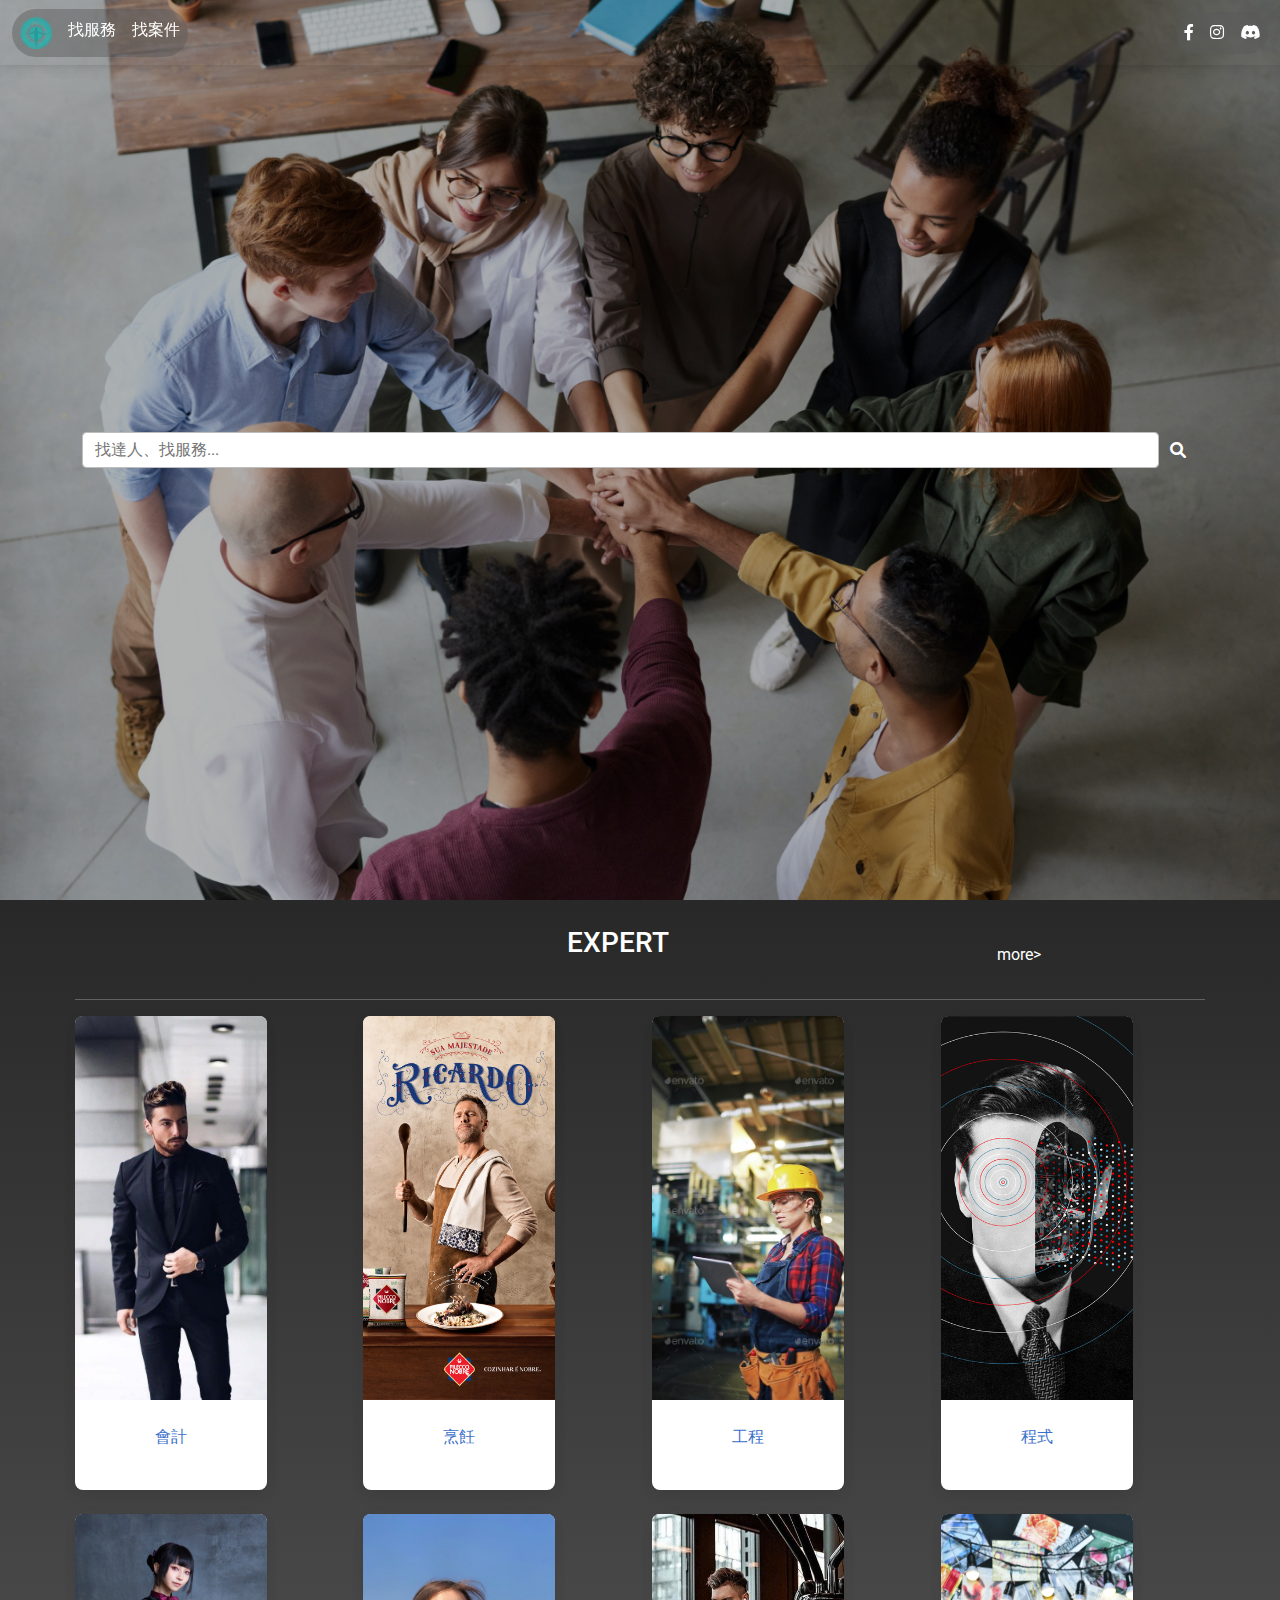
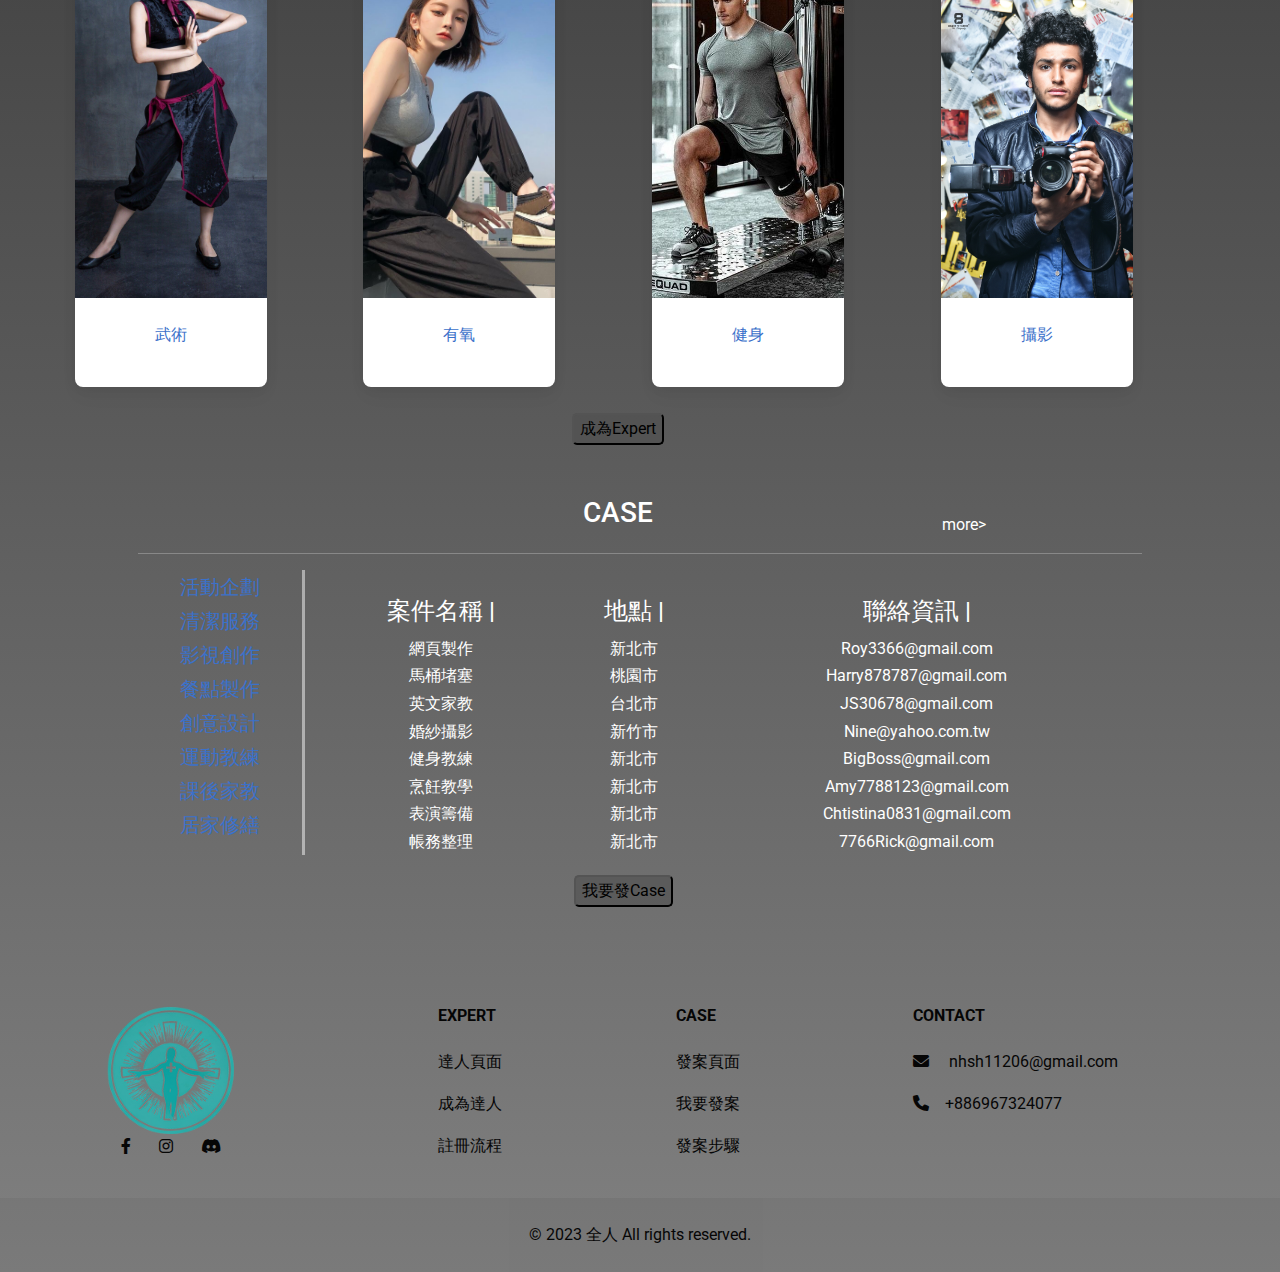
<file: index.html>
<!DOCTYPE html>
<html lang="en">

<head>
  <meta charset="UTF-8" />
  <meta name="viewport" content="width=device-width, initial-scale=1, shrink-to-fit=no" />
  <meta http-equiv="x-ua-compatible" content="ie=edge" />

  <link rel="stylesheet" href="https://cdnjs.cloudflare.com/ajax/libs/animate.css/4.1.1/animate.min.css" />
  <title>全人網</title>
  <!-- MDB icon -->
  <link rel="icon" href="img/mdb-favicon.ico" type="image/x-icon" />
  <!-- Font Awesome -->
  <link rel="stylesheet" href="https://cdnjs.cloudflare.com/ajax/libs/font-awesome/6.0.0/css/all.min.css" />
  <!-- Google Fonts Roboto -->
  <link rel="stylesheet" href="https://fonts.googleapis.com/css2?family=Roboto:wght@300;400;500;700;900&display=swap" />
  <!-- MDB -->
  <link rel="stylesheet" href="css/mdb.min.css" />
  <!-- <link rel="stylesheet" href="https://cdn.jsdelivr.net/npm/bootstrap@5.2.3/dist/css/bootstrap.min.css"> -->
</head>
<style>
  body {
    background: linear-gradient(to bottom, black, gray);
    color: #FFF;

  }

  .input-group .rounded {
    animation: fadeIn;
    /* referring directly to the animation's @keyframe declaration */
    animation-duration: 2s;
    /* don't forget to set a duration! */
  }

  #expert {
    animation: slideInUp;
    /* referring directly to the animation's @keyframe declaration */
    animation-duration: 2s;
    /* don't forget to set a duration! */
    animation-iteration-count: var(click);
  }

  #case {
    animation: slideInUp;
    /* referring directly to the animation's @keyframe declaration */
    animation-duration: 2s;
    /* don't forget to set a duration! */
    animation-iteration-count: var(scroll);
  }

  table {
    width: 100%;
  }

  .caseL {
    border: solid;
    border-top: 0px;
    border-left: 0px;
    border-bottom: 0px;
    border-color: #ffffff7a;
  }



  td:hover a {
    color: #fff;
    animation: bounce;
    transition: .3s;
  }

  /* @keyframes bounce {
    100% {
      transform: translateY(0);
    }

    40% {
      transform: translateY(-30px);
    }

    60% {
      transform: translateY(-15px);
    }
  } */


  .sendBtn {
    background-color: #4f4f4f99;
    border-radius: 5px;
  }

  .sendBtn:hover {
    background-color: #fff;
    transform: scale(1.2);
    transition: .3s;
  }

  /* Color of the links BEFORE scroll */

  .navbar-scroll .nav-link,
  .navbar-scroll .navbar-toggler .fa-bars {
    color: #fff;

  }

  /* Color of the links AFTER scroll */

  .navbar-scrolled .nav-link,
  .navbar-scrolled .navbar-toggler .fa-bars {
    color: #000000;

  }

  .nav-link:hover {
    color: #fff;
    transform: scale(1.5);
    transition: .3s;
  }

  div img {
    height: 24rem;
    object-fit: cover
  }

  .card:hover {
    transform: scale(1.5);
    transition: .3s;
    z-index: 999;
  }

  .card:hover img {
    height: 12rem;
    transition: .3s;
  }

  .card:hover .card-text {
    transform: scale(2);
  }

  .card:hover .card-body {
    height: 140px;
    transition: .3s;
  }

  .describe {
    display: none;
    font-size: 12px;
  }

  .card:hover .describe {
    display: block;
  }

  /* Color of the navbar AFTER scroll */

  .navbar-scrolled {
    background-color: #fff;
  }

  /* An optional height of the navbar AFTER scroll */

  .navbar.navbar-scroll.navbar-scrolled {
    padding-top: 5px;
    padding-bottom: 5px;
  }

  .smBox {
    margin-left: 5%;
    margin-right: 5%;
  }

  .caseL {
    font-size: 20px;
  }

  .caseL:hover {
    background: rgba(255, 255, 255, 0.452);
    transform: scale(1.2);
    transition: 0.5s;
  }

  footer {
    color: rgb(0, 0, 0);
    background-color: gray(42, 42, 42);
    opacity: .95;
  }

  footer:hover {
    color: rgb(0, 0, 0);
    background-color: rgba(255, 255, 255, 0.452);
    opacity: 100;
    transition: 0.5s;
  }



  .navbar-nav {
    background-color: #58585873;
    border-radius: 30px;
  }
</style>

<body>
  <!-- Start your project here-->

  <!--Main Navigation-->
  <header>
    <!-- Animated navbar-->
    <nav class="navbar navbar-expand-lg fixed-top navbar-scroll">
      <div class="container-fluid">
        <button class="navbar-toggler ps-0" type="button" data-mdb-toggle="collapse" data-mdb-target="#navbarExample01" aria-controls="navbarExample01"
          aria-expanded="false" aria-label="Toggle navigation">
          <span class="d-flex justify-content-start align-items-center">
            <i class="fas fa-bars"></i>
          </span>
        </button>
        <div class="collapse navbar-collapse" id="navbarExample01">
          <ul class="navbar-nav me-auto mb-2 mb-lg-0">
            <li class="nav-item active">
              <a class="nav-link text-center" aria-current="page" href="#intro">
                <img src="./img/LOGO.png" alt="LOGO" style="width: 32px;height: 32px;">
              </a>
            </li>
            <li class="nav-item">
              <a class="nav-link text-center" href="#expert" rel="nofollow" target="_self">找服務</a>
            </li>
            <li class="nav-item">
              <a class="nav-link text-center" href="#case" target="_self">找案件</a>
            </li>
          </ul>



          <ul class="navbar-nav flex-row justify-content-center">
            <!-- Icons -->

            <li class="nav-item ">
              <a class="nav-link px-2" href="https://www.facebook.com/" rel="nofollow" target="_blank">
                <i class="fab fa-facebook-f"></i>
              </a>
            </li>
            <li class="nav-item">
              <a class="nav-link px-2" href="https://www.instagram.com/" rel="nofollow" target="_blank">
                <i class="fab fa-instagram"></i>
              </a>
            </li>
            <li class="nav-item">
              <a class="nav-link ps-2" href="https://discord.com/" rel="nofollow" target="_blank">
                <i class="fab fa-discord"></i>
              </a>
            </li>
          </ul>
        </div>
      </div>
    </nav>
    <!-- Animated navbar -->

    <!-- Background image -->
    <div id="intro" class="intro bg-image img-fluid" style="background-image:url(./img/pexels-fauxels-3184436.jpg);height: 100vh;">
      <div class="mask text-white" style="background-color: rgba(0, 0, 0, 0.3)">
        <div class="container d-flex align-items-center text-center h-100">
          <div class="input-group rounded">
            <input type="search" class="form-control rounded " placeholder="找達人、找服務..." aria-label="Search" aria-describedby="search-addon"
            />
            <span class="input-group-text border-0" id="search-addon">
              <i class="fas fa-search" style="color:#fff"></i>
          </div>
        </div>
      </div>
    </div>
    <!-- Background image -->
  </header>
  <!--Main Navigation-->
  <br>
  <!-- expert area -->
  <div id="expert" class="expert bigBox container-fluid ">
    <div class="text-center smBox">
      <div style="display:flex;justify-content:space-around">
        <div></div>
        <h3><a href="./expert.html" style="color:#fff">EXPERT</a></h3>
        <p style="margin:16px 0px"><a href="./expert.html" style="color:#fff"> more></a></p>
      </div>
      <hr>
      <div class="row row-cols-3 row-cols-lg-4 row-cols-md-3 row-cols-sm-2 g-4">
        <div class="col">
          <a href="#">
            <div class="card  " style="width: 12rem;">
              <img src="./img/pro1.jpg" class="card-img-top text-center" style="object-position: 0% 0%;" alt="會計師" />
              <div class="card-body">
                <p class="card-text">會計</p>
                <div class="describe">
                  <hr>
                  <p>製作財務預算、簿記、核數及分析報告等。</p>
                </div>
              </div>
            </div>
          </a>
        </div>
        <div class="col">
          <a href="#">
            <div class="card" style="width: 12rem;">
              <img src="./img/pro2.jpg" class="card-img-top d-block mx-auto " alt="烹飪" />
              <div class="card-body">
                <p class="card-text">烹飪</p>
                <div class="describe">
                  <hr>
                  <p>將食材處理並製作成食物、菜餚、餐點、膳食的方法。</p>
                </div>
              </div>
            </div>
          </a>
        </div>
        <div class="col">
          <a href="#">
            <div class="card" style="width: 12rem;">
              <img src="./img/pro3.jpg" class="card-img-top" alt="工程" />
              <div class="card-body">
                <p class="card-text">工程</p>
                <div class="describe">
                  <hr>
                  <p>使用科學知識來駕馭技術以解決實際問題</p>
                </div>
              </div>
            </div>
          </a>
        </div>
        <div class="col">
          <a href="#">
            <div class="card" style="width: 12rem;">
              <img src="./img/pro4.jpg" class="card-img-top" alt="程式" />
              <div class="card-body">
                <p class="card-text">程式</p>
                <div class="describe">
                  <hr>
                  <p>從事軟體撰寫，程式開發、維護的專業人員。</p>
                </div>
              </div>
            </div>
          </a>
        </div>
        <div class="col">
          <a href="#">
            <div class="card" style="width: 12rem;">
              <img src="./img/pro5.jpg" class="card-img-top" style="object-position: 50% 0%;" alt="武術" />
              <div class="card-body">
                <p class="card-text">武術</p>
                <div class="describe">
                  <hr>
                  <p>以肢體或冷兵器、武器互相競技的技術。</p>
                </div>
              </div>
            </div>
          </a>
        </div>
        <div class="col">
          <a href="#">
            <div class="card" style="width: 12rem;">
              <img src="./img/pro6.jpg" class="card-img-top" alt="有氧" />
              <div class="card-body">
                <p class="card-text">有氧</p>
                <div class="describe">
                  <hr>
                  <p>提高人體耐力質素，增強心肺功能為目的的體育運動</p>
                </div>
              </div>
            </div>
          </a>
        </div>
        <div class="col">
          <a href="#">
            <div class="card" style="width: 12rem;">
              <img src="./img/pro7.jpg" class="card-img-top" alt="健身" />
              <div class="card-body">
                <p class="card-text">健身</p>
                <div class="describe">
                  <hr>
                  <p>鍛鍊肌肉，屬於較大程度的身體鍛鍊，是一種強調肌肉健壯與美的活動。</p>
                </div>
              </div>
            </div>
          </a>
        </div>
        <div class="col">
          <a href="#">
            <div class="card" style="width: 12rem;">
              <img src="./img/teacher_cameraman_1.jpg" class="card-img-top" alt="攝影" />
              <div class="card-body">
                <p class="card-text">攝影</p>
                <div class="describe">
                  <hr>
                  <p>依拍攝機器的不同，一般可區分為平面攝影及影像攝影兩種攝影師。</p>
                </div>
              </div>
            </div>
          </a>
        </div>
      </div>
      <br>
      <div style="padding-right:45px;">
        <!-- Button trigger modal -->
        <input type="button" value="成為Expert" class="sendBtn" data-mdb-toggle="modal" data-mdb-target="#exampleModal"></div>

      <!-- Modal -->
      <div class="modal fade" id="exampleModal" tabindex="-1" aria-labelledby="exampleModalLabel" aria-hidden="true" style="color:#000000">
        <div class="modal-dialog">
          <div class="modal-content">
            <div class="modal-header  text-center">
              <h1 class="modal-title" id="exampleModalLabel">上傳你的名片</h1>
              <button type="button" class="btn-close" data-mdb-dismiss="modal" aria-label="Close"></button>
            </div>
            <div class="modal-body">

              <button type="button" class="btn btn-outline-dark" data-mdb-ripple-color="dark">上傳</button>
            </div>
            <div class="modal-footer">
              <button type="submit" class="btn btn-success">確認</button>
              <button type="button" class="btn btn-danger " data-mdb-dismiss="modal">取消</button>
            </div>
          </div>
        </div>
      </div>

    </div>
  </div>
  <br>


  <!-- expert area -->
  <br>
  <!-- case area -->
  <div id="case" class="container case bigBox container-fluid">
    <div class="row justify-content-between text-center smBox">
      <div style="display:flex;justify-content:space-around;">
        <div></div>
        <h3><a href="./expert.html" style="color:#fff">CASE</a></h3>
        <p style="margin:16px 0px"><a href="./case.html" style="color:#fff"> more></a></p>
      </div>
      <hr>
      <div class=" col-2  caseL">
        <table>
          <tr>
            <td> <a href="#">活動企劃</a></td>
          </tr>
          <tr>
            <td><a href="#">清潔服務</a></td>
          </tr>
          <tr>
            <td><a href="#">影視創作</td>
          </tr>
          </a>
          <tr>
            <td><a href="#">餐點製作</td>
          </tr>
          <tr>
            <td><a href="#">創意設計</a></td>
          </tr>
          <tr>
            <td><a href="#">運動教練</a></td>
          </tr>
          <tr>
            <td><a href="#">課後家教</a></td>
          </tr>
          <tr>
            <td><a href="#">居家修繕</a></td>
          </tr>
        </table>
      </div>
      <div class=" col-10  caseR">
        <table>
          <tr>
            <th>
              <h4>案件名稱 |</h4>
            </th>
            <th>
              <h4>地點 |</h4>
            </th>
            <th>
              <h4>聯絡資訊 |</h4>
            </th>
          </tr>
          <br>
          <tr>
            <td>網頁製作</td>
            <td>新北市</td>
            <td>Roy3366@gmail.com</td>
          </tr>
          <tr>
            <td>馬桶堵塞</td>
            <td>桃園市</td>
            <td>Harry878787@gmail.com</td>
          </tr>
          <tr>
            <td>英文家教</td>
            <td>台北市</td>
            <td>JS30678@gmail.com</td>
          </tr>
          <tr>
            <td>婚紗攝影</td>
            <td>新竹市</td>
            <td>Nine@yahoo.com.tw</td>
          </tr>
          <tr>
            <td>健身教練</td>
            <td>新北市</td>
            <td>BigBoss@gmail.com</td>
          </tr>
          <tr>
            <td>烹飪教學</td>
            <td>新北市</td>
            <td>Amy7788123@gmail.com</td>
          </tr>
          <tr>
            <td>表演籌備</td>
            <td>新北市</td>
            <td>Chtistina0831@gmail.com</td>
          </tr>
          <tr>
            <td>帳務整理</td>
            <td>新北市</td>
            <td>7766Rick@gmail.com</td>
          </tr>
        </table>
      </div>

      <div style="padding-right:45px;margin-top: 20px;">
        <input type="button" value="我要發Case" class="sendBtn" data-mdb-toggle="modal" data-mdb-target="#exampleModal2">
      </div>
      <!-- Button trigger modal -->


      <!-- Modal -->
      <div class="modal fade" id="exampleModal2" tabindex="-1" aria-labelledby="exampleModalLabel2" aria-hidden="true" style="color:#000000">
        <div class="modal-dialog">
          <div class="modal-content">
            <div class="modal-header  text-center">
              <h1 class="modal-title" id="exampleModalLabel">我要發Case</h1>
              <button type="button" class="btn-close" data-mdb-dismiss="modal" aria-label="Close"></button>
            </div>
            <div class="modal-body">
              <form>
                <label for="name">案件名稱:</label><br>
                <input type="text" id="name" name="name"><br>
                <label for="addr">地點:</label><br>
                <input type="text" id="addr" name="addr"><br>
                <label for="email">聯絡資訊:</label><br>
                <input type="email" id="email" name="email"><br>
                <label for="description">詳細描述:</label><br>
                <textarea id="description" name="description"></textarea><br>

              </form>
            </div>
            <div class="modal-footer">
              <button type="submit" class="btn btn-success">確認</button>
              <button type="button" class="btn btn-danger " data-mdb-dismiss="modal">取消</button>
            </div>
          </div>
        </div>
      </div>
    </div>
  </div>
  <!-- case area -->
  <!-- Modal -->
  <div class="modal fade" id="beAexpert" tabindex="-1" aria-labelledby="HowToBeAexpert" aria-hidden="true" style="color:#000000">
    <div class="modal-dialog">
      <div class="modal-content">
        <div class="modal-header  text-center">
          <h1 class="modal-title" id="HowToBeAexpert">註冊流程</h1>
          <button type="button" class="btn-close" data-mdb-dismiss="modal" aria-label="Close"></button>
        </div>
        <div class="modal-body text-center">
          <img src="./img/EXPERT/beAexpert.png" alt="">

        </div>
        <div class="modal-footer">
          <button type="button" class="btn btn-success " data-mdb-dismiss="modal">了解</button>
        </div>
      </div>
    </div>
  </div>
  <div class="modal fade" id="doCase" tabindex="-1" aria-labelledby="doCase" aria-hidden="true" style="color:#000000">
    <div class="modal-dialog">
      <div class="modal-content">
        <div class="modal-header  text-center">
          <h1 class="modal-title" id="HowToBeAexpert">發案流程</h1>
          <button type="button" class="btn-close" data-mdb-dismiss="modal" aria-label="Close"></button>
        </div>
        <div class="modal-body text-center">
          <img src="./img/CASE/doCase.png" alt="">
        </div>
        <div class="modal-footer">
          <button type="button" class="btn btn-success " data-mdb-dismiss="modal">了解</button>
        </div>
      </div>
    </div>
  </div>
  <br>
  <!-- Footer -->
  <footer id="footer" class="text-center text-lg-start">
    <br>

    <!-- Section: Links  -->
    <section>
      <div class="container text-center text-md-start mt-5">
        <!-- Grid row -->
        <div class="row mt-3">
          <!-- Grid column -->
          <div class="col-md-3 col-lg-4 col-xl-3 mx-auto mb-4">
              <!-- Content -->
              <h6 class="text-uppercase fw-bold container-fluid m-0 p-0">
                  <a class="footerLOGO" aria-current="page" href="./index.html">
                      <img src="./img/LOGO.png" alt="LOGO" style="width: 128px;height: 128px;"></a>
              </h6>
              <div class="text-left" style="margin-left:15px"><a href="https://www.facebook.com/" class="me-4 text-reset">
                      <i class="fab fa-facebook-f"></i>
                  </a>
                  <a href="https://www.instagram.com/" class="me-4 text-reset">
                      <i class="fab fa-instagram"></i>
                  </a>
                  <a href="https://discord.com/" class="me-4 text-reset ">
                      <i class="fab fa-discord"></i>
                  </a>
              </div>

          </div>
          <!-- Grid column -->

          <!-- Grid column -->
          <div class="col-md-2 col-lg-2 col-xl-2 mx-auto mb-4">
            <!-- Links -->
            <h6 class="text-uppercase fw-bold mb-4">
              EXPERT
            </h6>
            <p>
              <a href="./expert.html" class="text-reset">達人頁面</a>
            </p>
            <p>
              <a href="#exampleModal" class="text-reset" data-mdb-toggle="modal" data-mdb-target="#exampleModal">成為達人</a>
            </p>
            <p>
              <a href="#beAexpert" class="text-reset" data-mdb-toggle="modal" data-mdb-target="#beAexpert">註冊流程</a>
            </p>

          </div>
          <!-- Grid column -->

          <!-- Grid column -->
          <div class="col-md-3 col-lg-2 col-xl-2 mx-auto mb-4">
            <!-- Links -->
            <h6 class="text-uppercase fw-bold mb-4">
              CASE
            </h6>
            <p>
              <a href="./case.html" class="text-reset">發案頁面</a>
            </p>
            <p>
              <a href="#exampleModal2" class="text-reset" data-mdb-toggle="modal" data-mdb-target="#exampleModal2">我要發案</a>
            </p>
            <p>
              <a href="#!" class="text-reset" data-mdb-toggle="modal" data-mdb-target="#doCase">發案步驟</a>
            </p>
          </div>
          <!-- Grid column -->

          <!-- Grid column -->
          <div class="col-md-4 col-lg-3 col-xl-3 mx-auto mb-md-0 mb-4">
            <!-- Links -->
            <h6 class="text-uppercase fw-bold mb-4">CONTACT</h6>

            <p>
              <i class="fas fa-envelope me-3"></i>
              nhsh11206@gmail.com
            </p>
            <p><i class="fas fa-phone me-3"></i>+886967324077</p>
          </div>
          <!-- Grid column -->
        </div>
        <!-- Grid row -->
      </div>
    </section>
    <!-- Section: Links  -->

    <!-- Copyright -->
    <div class="text-center p-4" style="background-color: rgba(0, 0, 0, 0.05);">
      © 2023 全人 All rights reserved.
    </div>
    <!-- Copyright -->
  </footer>
  <!-- Footer -->
  <!-- End your project here-->

  <!-- MDB -->
  <script type="text/javascript" src="js/mdb.min.js"></script>
  <!-- Custom scripts -->
  <script type="text/javascript"></script>

</body>

</html>
</file>
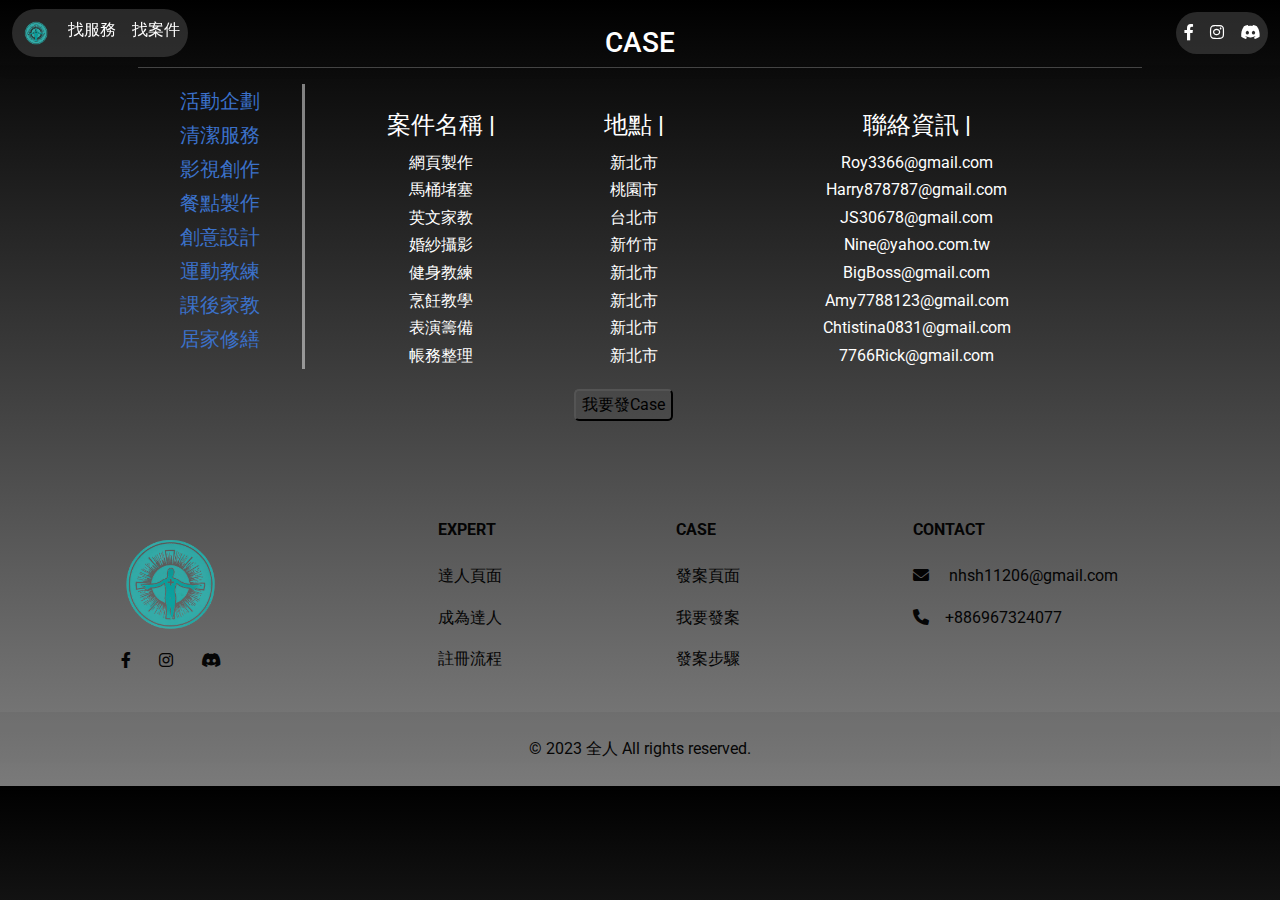
<file: case.html>
<!DOCTYPE html>
<html lang="en">

<head>
    <meta charset="UTF-8">
    <meta http-equiv="X-UA-Compatible" content="IE=edge">
    <meta name="viewport" content="width=device-width, initial-scale=1.0">
    <title>Case</title>
    <!-- MDB icon -->
    <link rel="icon" href="img/mdb-favicon.ico" type="image/x-icon" />
    <!-- Font Awesome -->
    <link rel="stylesheet" href="https://cdnjs.cloudflare.com/ajax/libs/font-awesome/6.0.0/css/all.min.css" />
    <!-- Google Fonts Roboto -->
    <link rel="stylesheet" href="https://fonts.googleapis.com/css2?family=Roboto:wght@300;400;500;700;900&display=swap" />
    <!-- MDB -->
    <link rel="stylesheet" href="css/mdb.min.css" />
    <link rel="stylesheet" href="./css/style.css">
</head>
<style>
    img {
        transform: scale(0.7);
        transition: all 0.8s;
    }

    img:hover {
        transform: scale(1.2);

    }
</style>

<body>
    <!-- Start your project here-->

    <!--Main Navigation-->
    <header>
        <!-- Animated navbar-->
        <nav class="navbar navbar-expand-lg fixed-top navbar-scroll">
            <div class="container-fluid">
                <button class="navbar-toggler ps-0" type="button" data-mdb-toggle="collapse" data-mdb-target="#navbarExample01" aria-controls="navbarExample01"
                    aria-expanded="false" aria-label="Toggle navigation">
                    <span class="d-flex justify-content-start align-items-center">
                        <i class="fas fa-bars"></i>
                    </span>
                </button>
                <div class="collapse navbar-collapse" id="navbarExample01">
                    <ul class="navbar-nav me-auto mb-2 mb-lg-0">
                        <li class="nav-item active">
                            <a class="nav-link text-center" aria-current="page" href="./index.html">
                                <img src="./img/LOGO.png" alt="LOGO" style="width: 32px;height: 32px;">
                            </a>
                        </li>
                        <li class="nav-item">
                            <a class="nav-link text-center" href="#expert" rel="nofollow" target="_self">找服務</a>
                        </li>
                        <li class="nav-item">
                            <a class="nav-link text-center" href="#case" target="_self">找案件</a>
                        </li>
                    </ul>



                    <ul class="navbar-nav flex-row justify-content-center">
                        <!-- Icons -->

                        <li class="nav-item ">
                            <a class="nav-link px-2" href="https://www.facebook.com/" rel="nofollow" target="_blank">
                                <i class="fab fa-facebook-f"></i>
                            </a>
                        </li>
                        <li class="nav-item">
                            <a class="nav-link px-2" href="https://www.instagram.com/" rel="nofollow" target="_blank">
                                <i class="fab fa-instagram"></i>
                            </a>
                        </li>
                        <li class="nav-item">
                            <a class="nav-link ps-2" href="https://discord.com/" rel="nofollow" target="_blank">
                                <i class="fab fa-discord"></i>
                            </a>
                        </li>
                    </ul>
                </div>
            </div>
        </nav>
        <!-- Animated navbar -->


    </header>
    <!--Main Navigation-->
    <br>
    <!-- case area -->
    <div id="case" class="container case bigBox container-fluid">
        <div class="row justify-content-between text-center smBox">
            <div style="display:flex;justify-content:space-around;">
                <div></div>
                <h3><a href="./expert.html" style="color:#fff">CASE</a></h3>
                <p style="margin:16px 0px"><a href="./case.html" style="color:#fff"></a></p>
            </div>
            <hr>
            <div class=" col-2  caseL">
                <table>
                    <tr>
                        <td> <a href="#">活動企劃</a></td>
                    </tr>
                    <tr>
                        <td><a href="#">清潔服務</a></td>
                    </tr>
                    <tr>
                        <td><a href="#">影視創作</td>
                    </tr>
                    </a>
                    <tr>
                        <td><a href="#">餐點製作</td>
                    </tr>
                    <tr>
                        <td><a href="#">創意設計</a></td>
                    </tr>
                    <tr>
                        <td><a href="#">運動教練</a></td>
                    </tr>
                    <tr>
                        <td><a href="#">課後家教</a></td>
                    </tr>
                    <tr>
                        <td><a href="#">居家修繕</a></td>
                    </tr>
                </table>
            </div>
            <div class=" col-10  caseR">
                <table>
                    <tr>
                        <th>
                            <h4>案件名稱 |</h4>
                        </th>
                        <th>
                            <h4>地點 |</h4>
                        </th>
                        <th>
                            <h4>聯絡資訊 |</h4>
                        </th>
                    </tr>
                    <br>
                    <tr>
                        <td>網頁製作</td>
                        <td>新北市</td>
                        <td>Roy3366@gmail.com</td>
                    </tr>
                    <tr>
                        <td>馬桶堵塞</td>
                        <td>桃園市</td>
                        <td>Harry878787@gmail.com</td>
                    </tr>
                    <tr>
                        <td>英文家教</td>
                        <td>台北市</td>
                        <td>JS30678@gmail.com</td>
                    </tr>
                    <tr>
                        <td>婚紗攝影</td>
                        <td>新竹市</td>
                        <td>Nine@yahoo.com.tw</td>
                    </tr>
                    <tr>
                        <td>健身教練</td>
                        <td>新北市</td>
                        <td>BigBoss@gmail.com</td>
                    </tr>
                    <tr>
                        <td>烹飪教學</td>
                        <td>新北市</td>
                        <td>Amy7788123@gmail.com</td>
                    </tr>
                    <tr>
                        <td>表演籌備</td>
                        <td>新北市</td>
                        <td>Chtistina0831@gmail.com</td>
                    </tr>
                    <tr>
                        <td>帳務整理</td>
                        <td>新北市</td>
                        <td>7766Rick@gmail.com</td>
                    </tr>
                </table>
            </div>
            <br>
            <br>
            <div style="padding-right:45px;margin-top: 20px;">
                <input type="button" value="我要發Case" class="sendBtn" data-mdb-toggle="modal" data-mdb-target="#exampleModal2">
            </div>
            <!-- Button trigger modal -->


            <!-- Modal -->
            <div class="modal fade" id="exampleModal2" tabindex="-1" aria-labelledby="exampleModalLabel2" aria-hidden="true" style="color:#000000">
                <div class="modal-dialog">
                    <div class="modal-content">
                        <div class="modal-header  text-center">
                            <h1 class="modal-title" id="exampleModalLabel">我要發Case</h1>
                            <button type="button" class="btn-close" data-mdb-dismiss="modal" aria-label="Close"></button>
                        </div>
                        <div class="modal-body">
                            <form>
                                <label for="name">案件名稱:</label><br>
                                <input type="text" id="name" name="name"><br>
                                <label for="addr">地點:</label><br>
                                <input type="text" id="addr" name="addr"><br>
                                <label for="email">聯絡資訊:</label><br>
                                <input type="email" id="email" name="email"><br>
                                <label for="description">詳細描述:</label><br>
                                <textarea id="description" name="description"></textarea><br>

                            </form>
                        </div>
                        <div class="modal-footer">
                            <button type="submit" class="btn btn-success">確認</button>
                            <button type="button" class="btn btn-danger " data-mdb-dismiss="modal">取消</button>
                        </div>
                    </div>
                </div>
            </div>
        </div>
    </div>
    <!-- case area -->
    <!-- Modal -->
    <div class="modal fade" id="beAexpert" tabindex="-1" aria-labelledby="HowToBeAexpert" aria-hidden="true" style="color:#000000">
        <div class="modal-dialog">
            <div class="modal-content">
                <div class="modal-header  text-center">
                    <h1 class="modal-title" id="HowToBeAexpert">註冊流程</h1>
                    <button type="button" class="btn-close" data-mdb-dismiss="modal" aria-label="Close"></button>
                </div>
                <div class="modal-body text-center">
                    <img src="./img/EXPERT/beAexpert.png" alt="">

                </div>
                <div class="modal-footer">
                    <button type="button" class="btn btn-success " data-mdb-dismiss="modal">了解</button>
                </div>
            </div>
        </div>
    </div>
    <div class="modal fade" id="doCase" tabindex="-1" aria-labelledby="doCase" aria-hidden="true" style="color:#000000">
        <div class="modal-dialog">
            <div class="modal-content">
                <div class="modal-header  text-center">
                    <h1 class="modal-title" id="HowToBeAexpert">發案流程</h1>
                    <button type="button" class="btn-close" data-mdb-dismiss="modal" aria-label="Close"></button>
                </div>
                <div class="modal-body text-center">
                    <img src="./img/CASE/doCase.png" alt="">
                </div>
                <div class="modal-footer">
                    <button type="button" class="btn btn-success " data-mdb-dismiss="modal">了解</button>
                </div>
            </div>
        </div>
    </div>
    <br>
    <!-- Footer -->
    <footer id="footer" class="text-center text-lg-start">
        <br>

        <!-- Section: Links  -->
        <section>
            <div class="container text-center text-md-start mt-5">
                <!-- Grid row -->
                <div class="row mt-3">
                    <!-- Grid column -->
                    <div class="col-md-3 col-lg-4 col-xl-3 mx-auto mb-4">
                        <!-- Content -->
                        <h6 class="text-uppercase fw-bold container-fluid m-0 p-0">
                            <a class="footerLOGO" aria-current="page" href="./index.html">
                                <img src="./img/LOGO.png" alt="LOGO" style="width: 128px;height: 128px;"></a>
                        </h6>
                        <div class="text-left" style="margin-left:15px"><a href="https://www.facebook.com/" class="me-4 text-reset">
                                <i class="fab fa-facebook-f"></i>
                            </a>
                            <a href="https://www.instagram.com/" class="me-4 text-reset">
                                <i class="fab fa-instagram"></i>
                            </a>
                            <a href="https://discord.com/" class="me-4 text-reset ">
                                <i class="fab fa-discord"></i>
                            </a>
                        </div>

                    </div>
                    <!-- Grid column -->

                    <!-- Grid column -->
                    <div class="col-md-2 col-lg-2 col-xl-2 mx-auto mb-4">
                        <!-- Links -->
                        <h6 class="text-uppercase fw-bold mb-4">
                            EXPERT
                        </h6>
                        <p>
                            <a href="./expert.html" class="text-reset">達人頁面</a>
                        </p>
                        <p>
                            <a href="#exampleModal" class="text-reset" data-mdb-toggle="modal" data-mdb-target="#exampleModal">成為達人</a>
                        </p>
                        <p>
                            <a href="#beAexpert" class="text-reset" data-mdb-toggle="modal" data-mdb-target="#beAexpert">註冊流程</a>
                        </p>

                    </div>
                    <!-- Grid column -->

                    <!-- Grid column -->
                    <div class="col-md-3 col-lg-2 col-xl-2 mx-auto mb-4">
                        <!-- Links -->
                        <h6 class="text-uppercase fw-bold mb-4">
                            CASE
                        </h6>
                        <p>
                            <a href="./case.html" class="text-reset">發案頁面</a>
                        </p>
                        <p>
                            <a href="#exampleModal2" class="text-reset" data-mdb-toggle="modal" data-mdb-target="#exampleModal2">我要發案</a>
                        </p>
                        <p>
                            <a href="#!" class="text-reset" data-mdb-toggle="modal" data-mdb-target="#doCase">發案步驟</a>
                        </p>
                    </div>
                    <!-- Grid column -->

                    <!-- Grid column -->
                    <div class="col-md-4 col-lg-3 col-xl-3 mx-auto mb-md-0 mb-4">
                        <!-- Links -->
                        <h6 class="text-uppercase fw-bold mb-4">CONTACT</h6>

                        <p>
                            <i class="fas fa-envelope me-3"></i>
                            nhsh11206@gmail.com
                        </p>
                        <p><i class="fas fa-phone me-3"></i>+886967324077</p>
                    </div>
                    <!-- Grid column -->
                </div>
                <!-- Grid row -->
            </div>
        </section>
        <!-- Section: Links  -->

        <!-- Copyright -->
        <div class="text-center p-4" style="background-color: rgba(0, 0, 0, 0.05);">
            © 2023 全人 All rights reserved.
        </div>
        <!-- Copyright -->
    </footer>
    <!-- Footer -->
    <!-- End your project here-->

    <!-- MDB -->
    <script type="text/javascript" src="js/mdb.min.js"></script>
    <!-- Custom scripts -->
    <script type="text/javascript"></script>

</body>

</html>
</file>
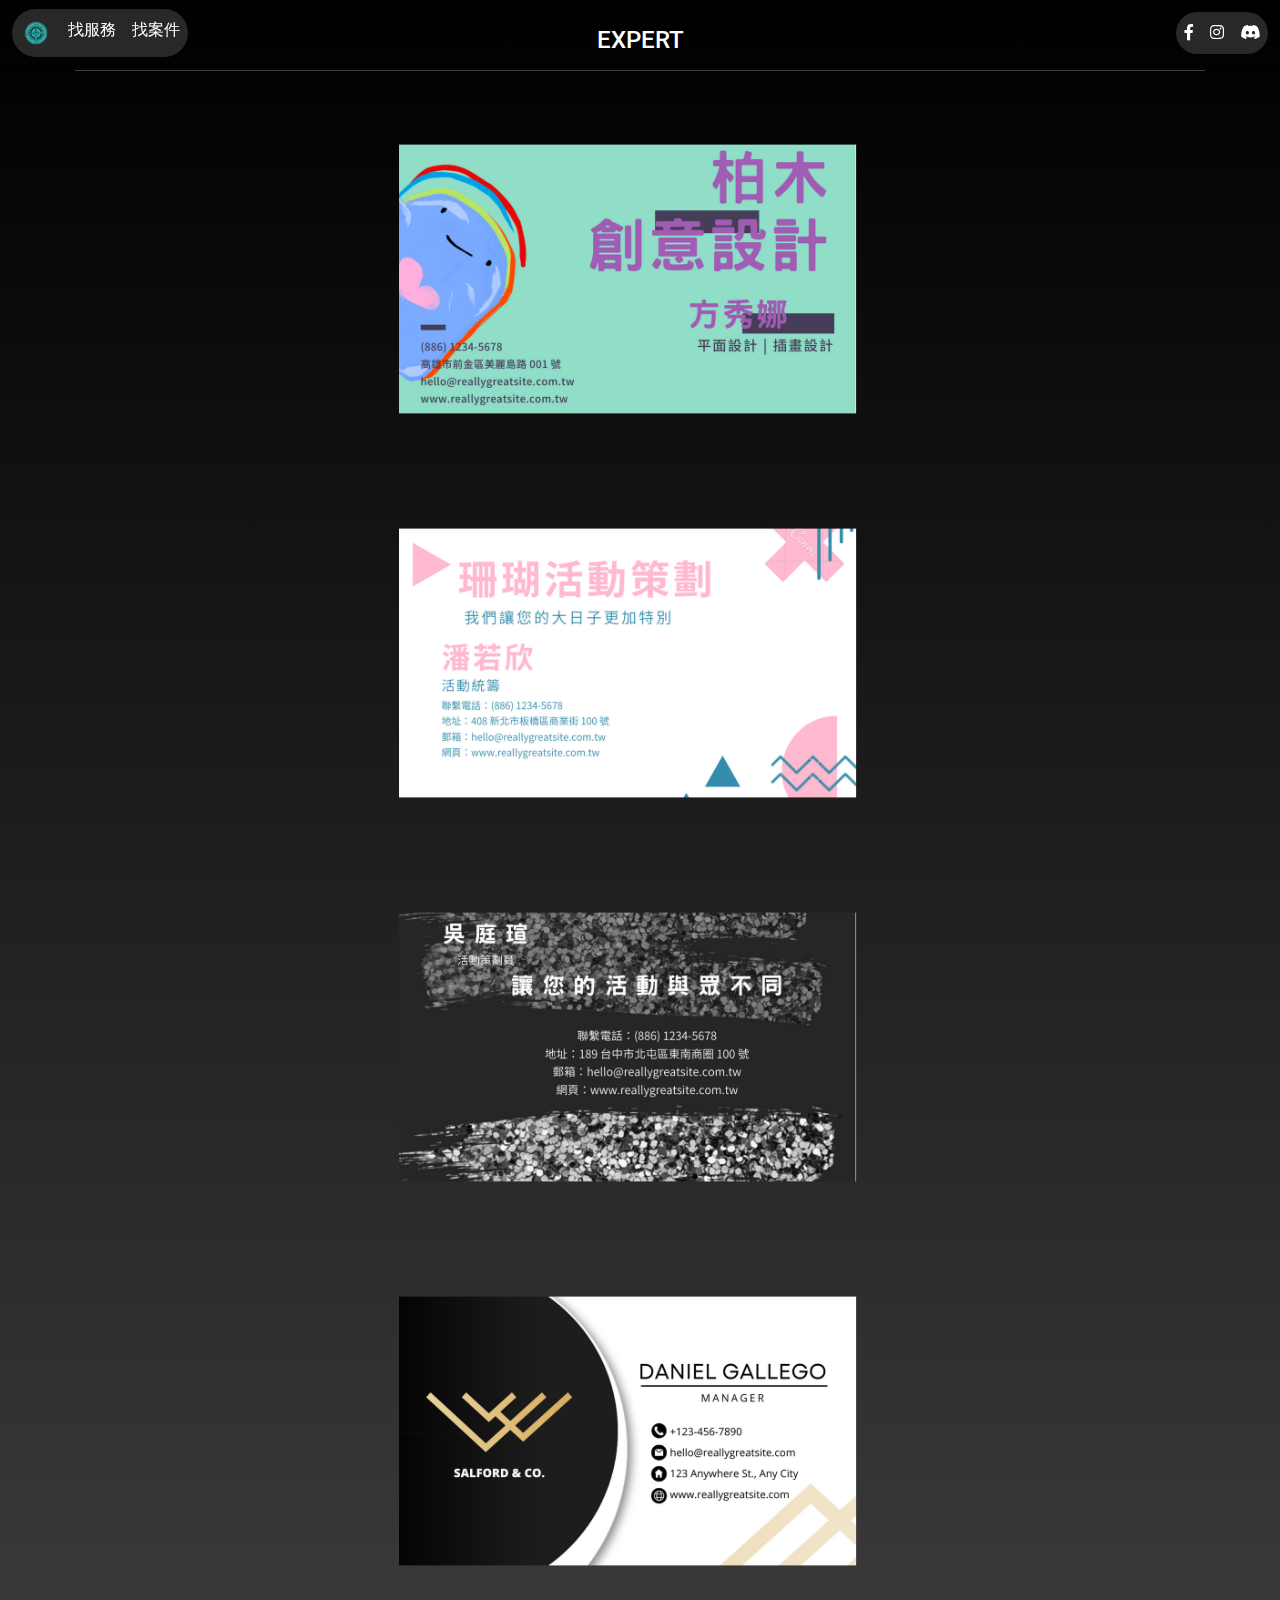
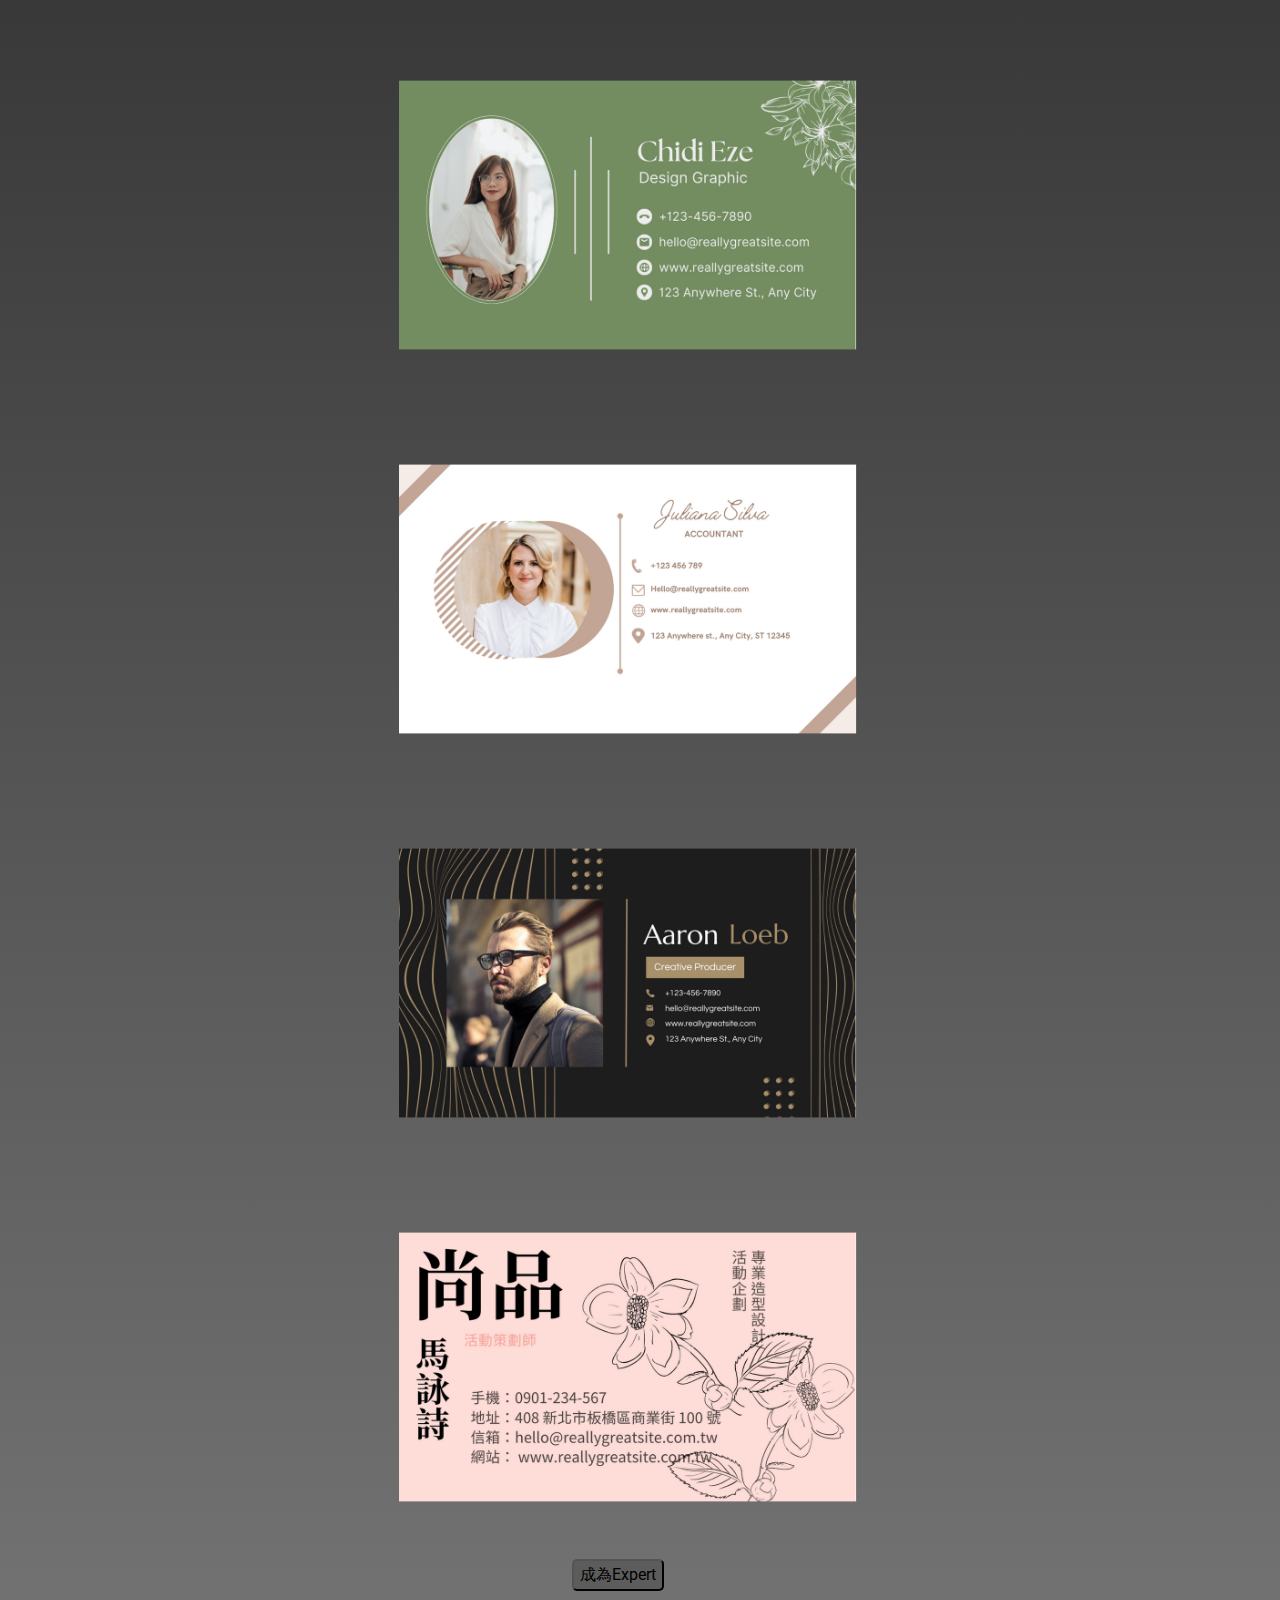
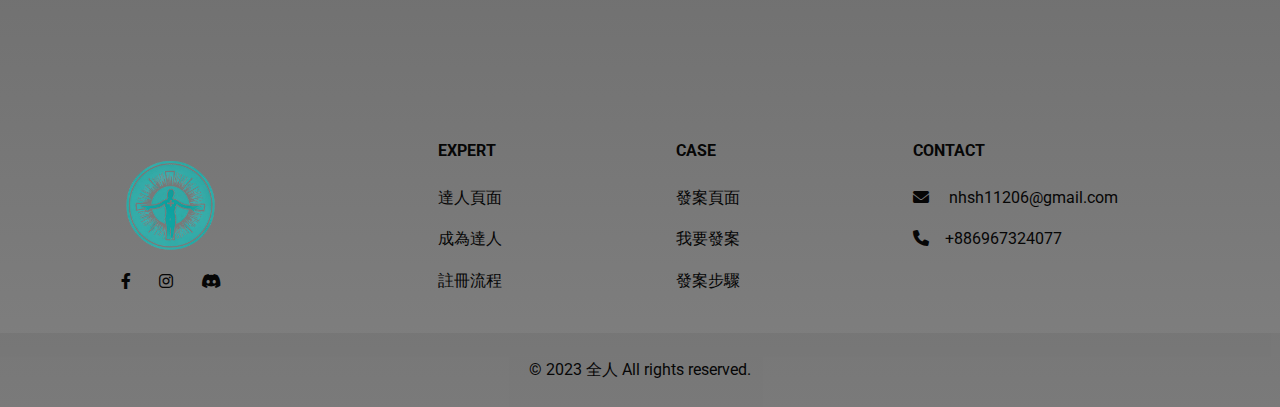
<file: expert.html>
<!DOCTYPE html>
<html lang="en">

<head>
  <meta charset="UTF-8">
  <meta http-equiv="X-UA-Compatible" content="IE=edge">
  <meta name="viewport" content="width=device-width, initial-scale=1.0">
  <title>Expert</title>
  <!-- MDB icon -->
  <link rel="icon" href="img/mdb-favicon.ico" type="image/x-icon" />
  <!-- Font Awesome -->
  <link rel="stylesheet" href="https://cdnjs.cloudflare.com/ajax/libs/font-awesome/6.0.0/css/all.min.css" />
  <!-- Google Fonts Roboto -->
  <link rel="stylesheet" href="https://fonts.googleapis.com/css2?family=Roboto:wght@300;400;500;700;900&display=swap" />
  <!-- MDB -->
  <link rel="stylesheet" href="css/mdb.min.css" />
  <link rel="stylesheet" href="./css/style.css">
  <script src="https://code.jquery.com/jquery-2.2.1.min.js"></script>
  <script src="./js/js.js"></script>
</head>
<style>
  img {
    transform: scale(0.7);
    transition: all 0.8s;
  }

  img:hover {
    transform: scale(1.2);

  }
</style>

<body>
  <!-- Start your project here-->

  <!--Main Navigation-->
  <header>
    <!-- Animated navbar-->
    <nav class="navbar navbar-expand-lg fixed-top navbar-scroll">
      <div class="container-fluid">
        <button class="navbar-toggler ps-0" type="button" data-mdb-toggle="collapse" data-mdb-target="#navbarExample01" aria-controls="navbarExample01"
          aria-expanded="false" aria-label="Toggle navigation">
          <span class="d-flex justify-content-start align-items-center">
            <i class="fas fa-bars"></i>
          </span>
        </button>
        <div class="collapse navbar-collapse" id="navbarExample01">
          <ul class="navbar-nav me-auto mb-2 mb-lg-0">
            <li class="nav-item active">
              <a class="nav-link text-center" aria-current="page" href="./index.html">
                <img src="./img/LOGO.png" alt="LOGO" style="width: 32px;height: 32px;">
              </a>
            </li>
            <li class="nav-item">
              <a class="nav-link text-center" href="#expert" rel="nofollow" target="_self">找服務</a>
            </li>
            <li class="nav-item">
              <a class="nav-link text-center" href="#case" target="_self">找案件</a>
            </li>
          </ul>



          <ul class="navbar-nav flex-row justify-content-center">
            <!-- Icons -->

            <li class="nav-item ">
              <a class="nav-link px-2" href="https://www.facebook.com/" rel="nofollow" target="_blank">
                <i class="fab fa-facebook-f"></i>
              </a>
            </li>
            <li class="nav-item">
              <a class="nav-link px-2" href="https://www.instagram.com/" rel="nofollow" target="_blank">
                <i class="fab fa-instagram"></i>
              </a>
            </li>
            <li class="nav-item">
              <a class="nav-link ps-2" href="https://discord.com/" rel="nofollow" target="_blank">
                <i class="fab fa-discord"></i>
              </a>
            </li>
          </ul>
        </div>
      </div>
    </nav>
    <!-- Animated navbar -->


  </header>
  <!--Main Navigation-->
  <br>
  <!-- expert area -->
  <div id="expert" class="expert bigBox container-fluid ">
    <div class="text-center smBox">
      <h4>EXPERT</h4>
      <hr>
      <div class="row container-fluid">
        <div class="col"><img src="./img/EXPERT/1.png" alt=""></div>
        <div class="col"><img src="./img/EXPERT/2.png" alt=""></div>
        <div class="col"><img src="./img/EXPERT/3.png" alt=""></div>
        <div class="col"><img src="./img/EXPERT/4.png" alt=""></div>
        <div class="col"><img src="./img/EXPERT/5.png" alt=""></div>
        <div class="col"><img src="./img/EXPERT/6.png" alt=""></div>
        <div class="col"><img src="./img/EXPERT/7.png" alt=""></div>
        <div class="col"><img src="./img/EXPERT/8.png" alt=""></div>
      </div>

      <div style="padding-right:45px;">
        <!-- Button trigger modal -->
        <input type="button" value="成為Expert" class="sendBtn" data-mdb-toggle="modal" data-mdb-target="#exampleModal"></div>

      <!-- Modal -->
      <div class="modal fade" id="exampleModal" tabindex="-1" aria-labelledby="exampleModalLabel" aria-hidden="true" style="color:#000000">
        <div class="modal-dialog">
          <div class="modal-content">
            <div class="modal-header  text-center">
              <h1 class="modal-title" id="exampleModalLabel">上傳你的名片</h1>
              <button type="button" class="btn-close" data-mdb-dismiss="modal" aria-label="Close"></button>
            </div>
            <div class="modal-body">

              <button type="button" class="btn btn-outline-dark" data-mdb-ripple-color="dark">上傳</button>
            </div>
            <div class="modal-footer">
              <button type="submit" class="btn btn-success">確認</button>
              <button type="button" class="btn btn-danger " data-mdb-dismiss="modal">取消</button>
            </div>
          </div>
        </div>
      </div>
    </div>
  </div>
  <!-- Modal -->
  <div class="modal fade text-center" id="exampleModal2" tabindex="-1" aria-labelledby="exampleModalLabel2" aria-hidden="true"
    style="color:#000000">
    <div class="modal-dialog">
      <div class="modal-content">
        <div class="modal-header  text-center">
          <h1 class="modal-title" id="exampleModalLabel">我要發Case</h1>
          <button type="button" class="btn-close" data-mdb-dismiss="modal" aria-label="Close"></button>
        </div>
        <div class="modal-body">
          <form>
            <label for="name">案件名稱:</label><br>
            <input type="text" id="name" name="name"><br>
            <label for="addr">地點:</label><br>
            <input type="text" id="addr" name="addr"><br>
            <label for="email">聯絡資訊:</label><br>
            <input type="email" id="email" name="email"><br>
            <label for="description">詳細描述:</label><br>
            <textarea id="description" name="description"></textarea><br>

          </form>
        </div>
        <div class="modal-footer">
          <button type="submit" class="btn btn-success">確認</button>
          <button type="button" class="btn btn-danger " data-mdb-dismiss="modal">取消</button>
        </div>
      </div>
    </div>
  </div>
  <br>

  <!-- expert area -->
  <!-- Modal -->
  <div class="modal fade" id="beAexpert" tabindex="-1" aria-labelledby="HowToBeAexpert" aria-hidden="true" style="color:#000000">
    <div class="modal-dialog">
      <div class="modal-content">
        <div class="modal-header  text-center">
          <h1 class="modal-title" id="HowToBeAexpert">註冊流程</h1>
          <button type="button" class="btn-close" data-mdb-dismiss="modal" aria-label="Close"></button>
        </div>
        <div class="modal-body text-center">
          <img src="./img/EXPERT/beAexpert.png" alt="">

        </div>
        <div class="modal-footer">
          <button type="button" class="btn btn-success " data-mdb-dismiss="modal">了解</button>
        </div>
      </div>
    </div>
  </div>
  <div class="modal fade" id="doCase" tabindex="-1" aria-labelledby="doCase" aria-hidden="true" style="color:#000000">
    <div class="modal-dialog">
      <div class="modal-content">
        <div class="modal-header  text-center">
          <h1 class="modal-title" id="HowToBeAexpert">發案流程</h1>
          <button type="button" class="btn-close" data-mdb-dismiss="modal" aria-label="Close"></button>
        </div>
        <div class="modal-body text-center">
          <img src="./img/CASE/doCase.png" alt="">
        </div>
        <div class="modal-footer">
          <button type="button" class="btn btn-success " data-mdb-dismiss="modal">了解</button>
        </div>
      </div>
    </div>
  </div>
  <br>

  <br>
  <!-- Footer -->
  <footer id="footer" class="text-center text-lg-start">
    <br>

    <!-- Section: Links  -->
    <section>
      <div class="container text-center text-md-start mt-5">
        <!-- Grid row -->
        <div class="row mt-3">
          <!-- Grid column -->
          <div class="col-md-3 col-lg-4 col-xl-3 mx-auto mb-4">
              <!-- Content -->
              <h6 class="text-uppercase fw-bold container-fluid m-0 p-0">
                  <a class="footerLOGO" aria-current="page" href="./index.html">
                      <img src="./img/LOGO.png" alt="LOGO" style="width: 128px;height: 128px;"></a>
              </h6>
              <div class="text-left" style="margin-left:15px"><a href="https://www.facebook.com/" class="me-4 text-reset">
                      <i class="fab fa-facebook-f"></i>
                  </a>
                  <a href="https://www.instagram.com/" class="me-4 text-reset">
                      <i class="fab fa-instagram"></i>
                  </a>
                  <a href="https://discord.com/" class="me-4 text-reset ">
                      <i class="fab fa-discord"></i>
                  </a>
              </div>

          </div>
          <!-- Grid column -->

          <!-- Grid column -->
          <div class="col-md-2 col-lg-2 col-xl-2 mx-auto mb-4">
            <!-- Links -->
            <h6 class="text-uppercase fw-bold mb-4">
              EXPERT
            </h6>
            <p>
              <a href="./expert.html" class="text-reset">達人頁面</a>
            </p>
            <p>
              <a href="#exampleModal" class="text-reset" data-mdb-toggle="modal" data-mdb-target="#exampleModal">成為達人</a>
            </p>
            <p>
              <a href="#beAexpert" class="text-reset" data-mdb-toggle="modal" data-mdb-target="#beAexpert">註冊流程</a>
            </p>

          </div>
          <!-- Grid column -->

          <!-- Grid column -->
          <div class="col-md-3 col-lg-2 col-xl-2 mx-auto mb-4">
            <!-- Links -->
            <h6 class="text-uppercase fw-bold mb-4">
              CASE
            </h6>
            <p>
              <a href="./case.html" class="text-reset">發案頁面</a>
            </p>
            <p>
              <a href="#exampleModal2" class="text-reset" data-mdb-toggle="modal" data-mdb-target="#exampleModal2">我要發案</a>
            </p>
            <p>
              <a href="#!" class="text-reset" data-mdb-toggle="modal" data-mdb-target="#doCase">發案步驟</a>
            </p>
          </div>
          <!-- Grid column -->

          <!-- Grid column -->
          <div class="col-md-4 col-lg-3 col-xl-3 mx-auto mb-md-0 mb-4">
            <!-- Links -->
            <h6 class="text-uppercase fw-bold mb-4">CONTACT</h6>

            <p>
              <i class="fas fa-envelope me-3"></i>
              nhsh11206@gmail.com
            </p>
            <p><i class="fas fa-phone me-3"></i>+886967324077</p>
          </div>
          <!-- Grid column -->
        </div>
        <!-- Grid row -->
      </div>
    </section>
    <!-- Section: Links  -->

    <!-- Copyright -->
    <div class="text-center p-4" style="background-color: rgba(0, 0, 0, 0.05);">
      © 2023 全人 All rights reserved.
    </div>
    <!-- Copyright -->
  </footer>
  <!-- Footer -->
  <!-- End your project here-->

  <!-- MDB -->
  <script type="text/javascript" src="js/mdb.min.js"></script>
  <!-- Custom scripts -->
  <script type="text/javascript"></script>

</body>

</html>
</file>
<file: css/style.css>
body {
  background: linear-gradient(to bottom, black, gray);
  color: #FFF
}

.input-group .rounded {
  animation: fadeIn;
  /* referring directly to the animation's @keyframe declaration */
  animation-duration: 2s;
  /* don't forget to set a duration! */
}

#expert {
  animation: slideInUp;
  /* referring directly to the animation's @keyframe declaration */
  animation-duration: 2s;
  /* don't forget to set a duration! */
  animation-iteration-count: var(click);
}

#case {
  animation: slideInUp;
  /* referring directly to the animation's @keyframe declaration */
  animation-duration: 2s;
  /* don't forget to set a duration! */
  animation-iteration-count: var(scroll);
}

table {
  width: 100%;
}

.caseL {
  border: solid;
  border-top: 0px;
  border-left: 0px;
  border-bottom: 0px;
  border-color: #ffffff7a;
}



td:hover a {
  color: #fff;
  animation: bounce;
  transition: .3s;
}

/* @keyframes bounce {
  100% {
    transform: translateY(0);
  }

  40% {
    transform: translateY(-30px);
  }

  60% {
    transform: translateY(-15px);
  }
} */


.sendBtn {
  background-color: #4f4f4f99;
  border-radius: 5px;
}

.sendBtn:hover {
  background-color: #fff;
  transform: scale(1.2);
  transition: .3s;
}

/* Color of the links BEFORE scroll */

.navbar-scroll .nav-link,
.navbar-scroll .navbar-toggler .fa-bars {
  color: #fff;

}

/* Color of the links AFTER scroll */

.navbar-scrolled .nav-link,
.navbar-scrolled .navbar-toggler .fa-bars {
  color: #000000;

}

.nav-link:hover {
  color: #fff;
  transform: scale(1.5);
  transition: .3s;
}

div img {
  height: 24rem;
  object-fit: cover
}

.card:hover {
  transform: scale(1.5);
  transition: .3s;
  z-index: 999;
}

.card:hover img {
  height: 12rem;
  transition: .3s;
}

.card:hover .card-text {
  transform: scale(2);
}

.card:hover .card-body {
  height: 140px;
  transition: .3s;
}

.describe {
  display: none;
  font-size: 12px;
}

.card:hover .describe {
  display: block;
}

/* Color of the navbar AFTER scroll */

.navbar-scrolled {
  background-color: #fff;
}

/* An optional height of the navbar AFTER scroll */

.navbar.navbar-scroll.navbar-scrolled {
  padding-top: 5px;
  padding-bottom: 5px;
}

.smBox {
  margin-left: 5%;
  margin-right: 5%;
}

.caseL {
  font-size: 20px;
}

.caseL:hover{
  background: rgba(255, 255, 255, 0.452);
  transform: scale(1.2);
  transition: 0.5s;
}

footer {
  color: rgb(0, 0, 0);
  background-color: gray(42, 42, 42);
  opacity: .95;
}

footer:hover {
  color: rgb(0, 0, 0);
  background-color: rgba(255, 255, 255, 0.452);
  opacity: 100;
  transition: 0.5s;
}



.navbar-nav {
  background-color: #58585873;
  border-radius: 30px;
}
.footerLOGO:hover{
transform: scale(3)
}
</file>
